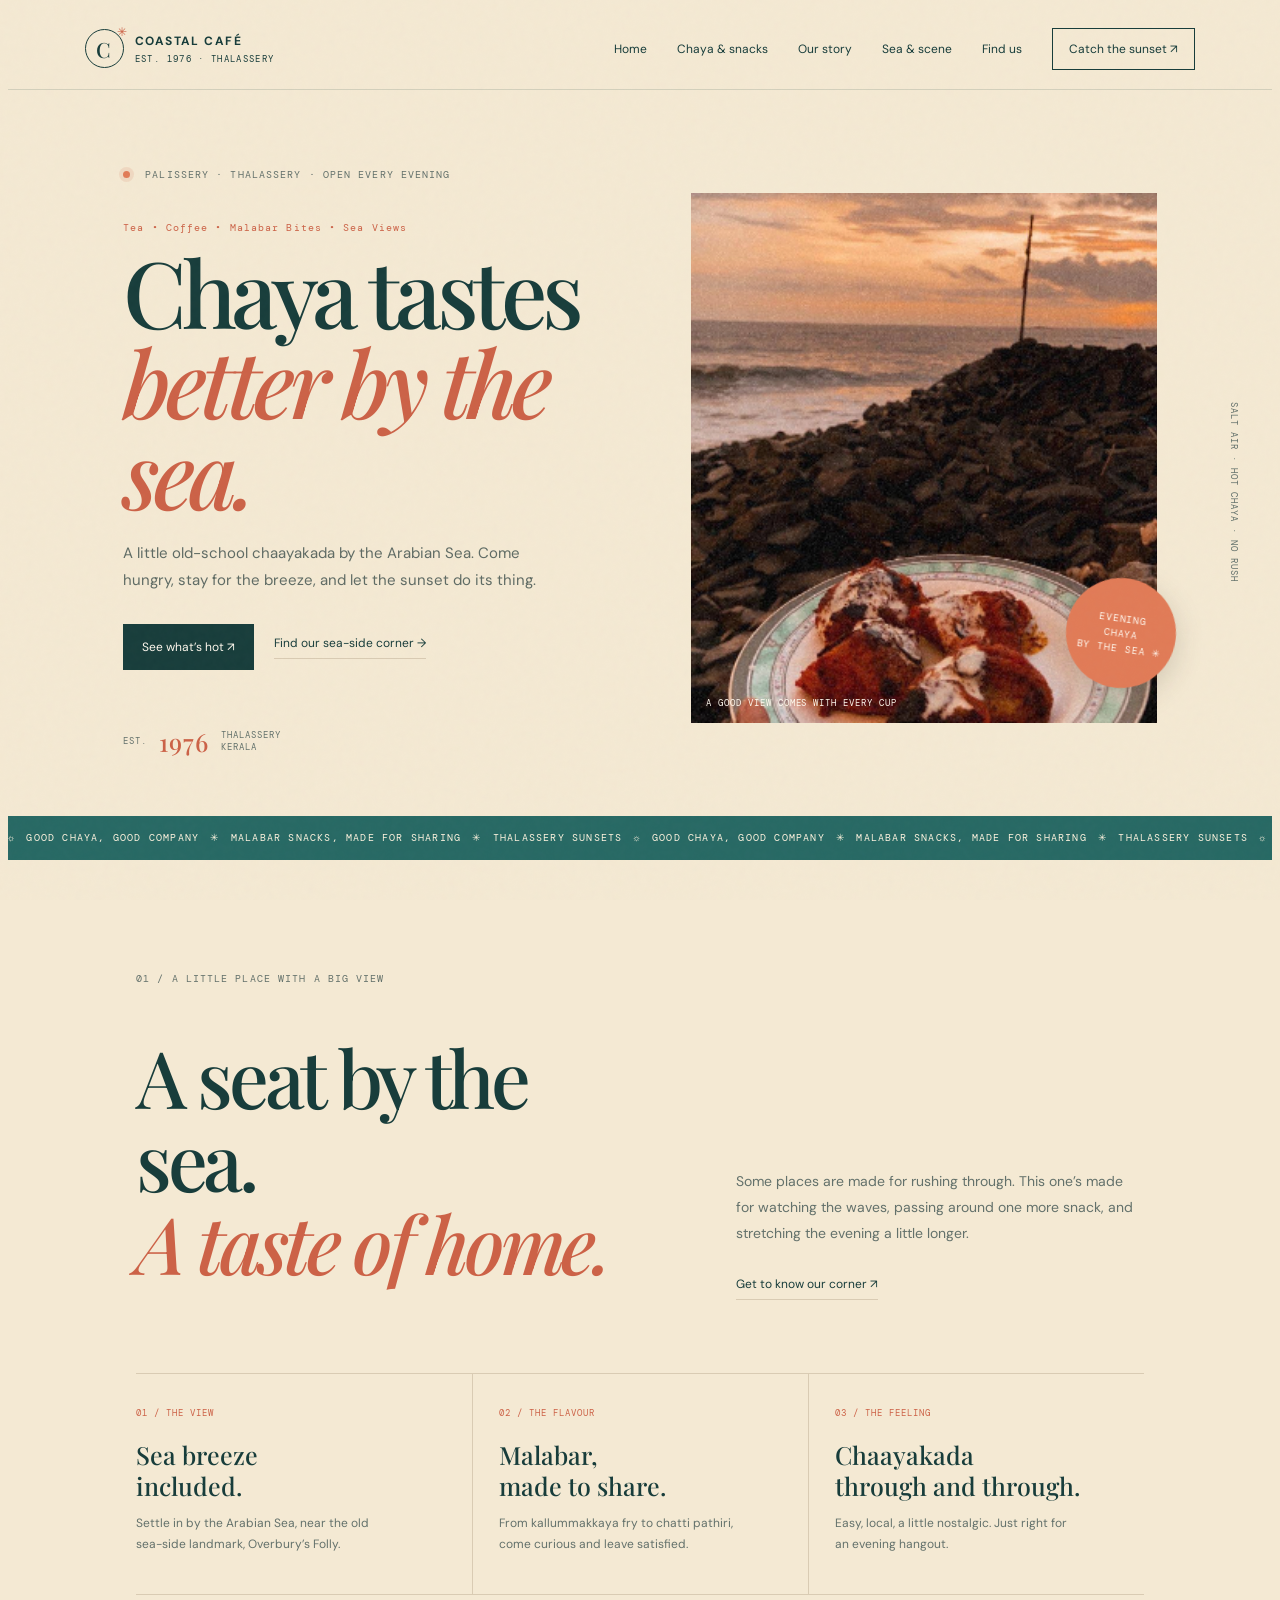
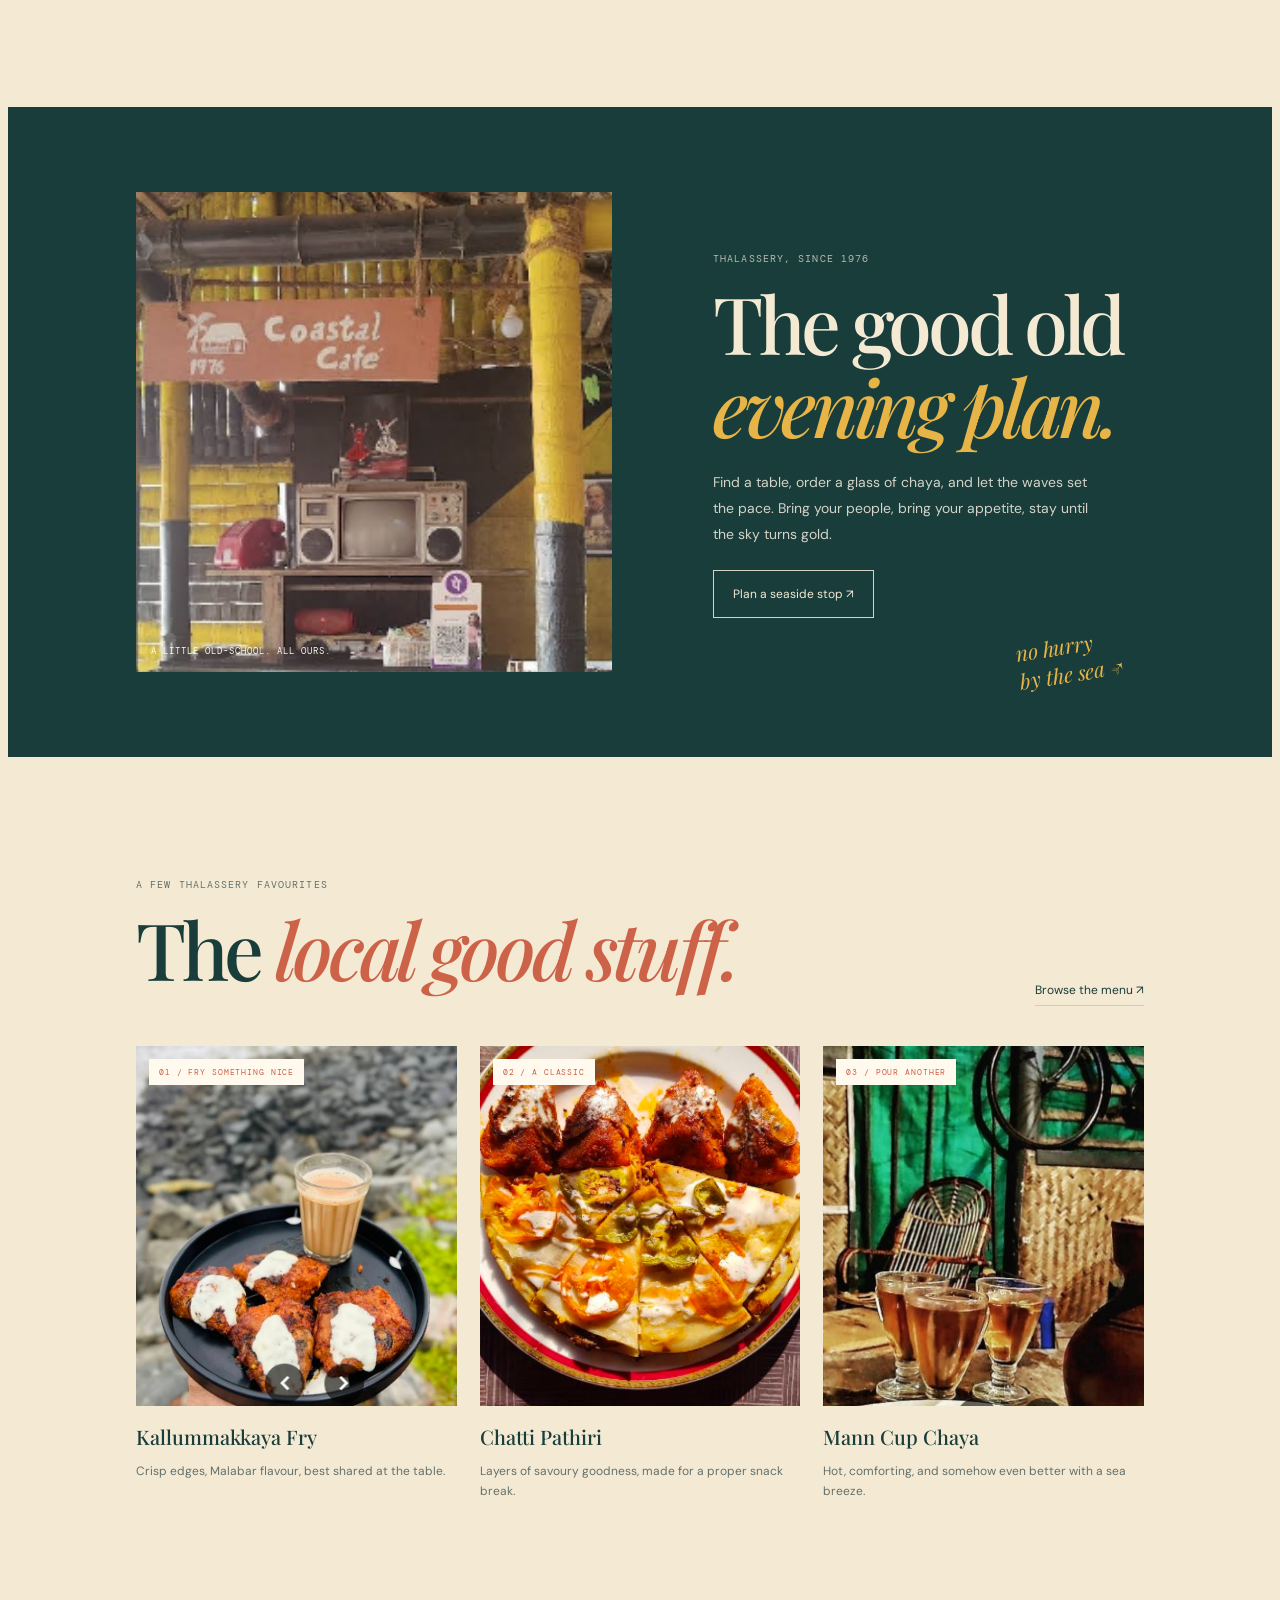
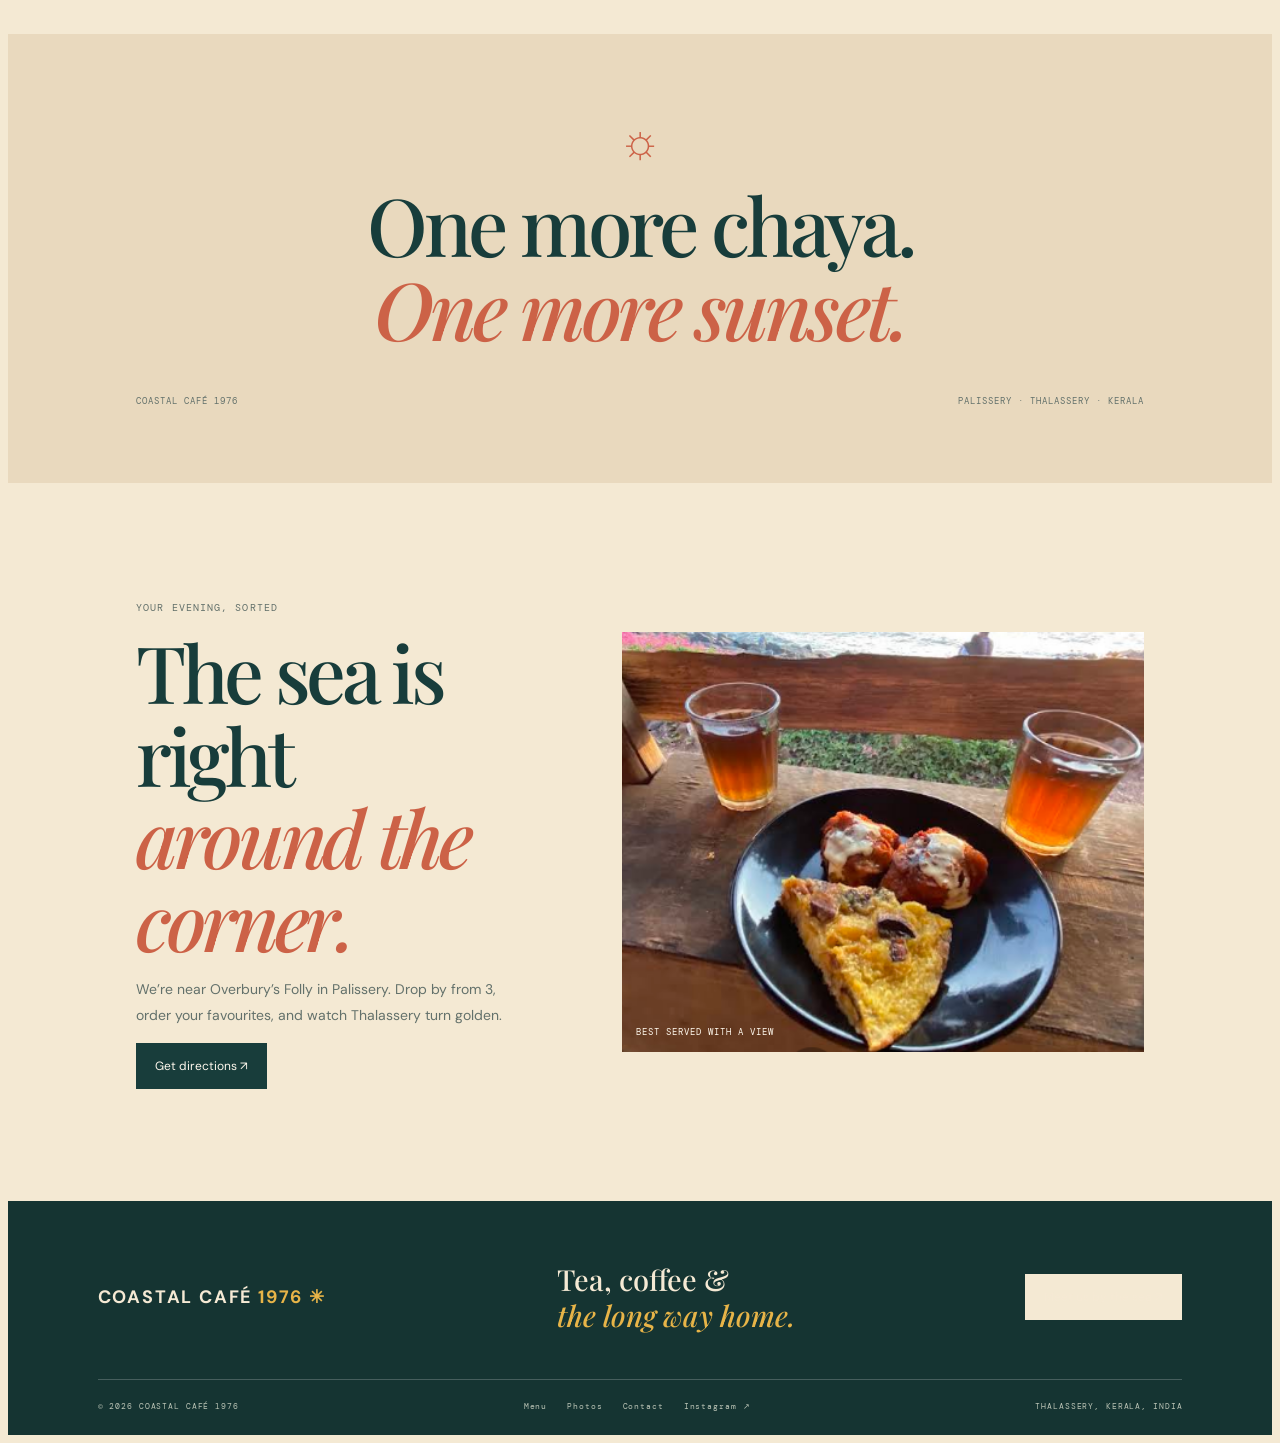
<file: index.html>
﻿<!doctype html><html lang="en"><head><meta charset="utf-8"><meta name="viewport" content="width=device-width,initial-scale=1"><meta name="theme-color" content="#f4e9d3"><meta name="description" content="Tea, coffee and Malabar bites by the Arabian Sea at Coastal Café 1976, near Overbury's Folly, Thalassery."><title>Coastal Café 1976 — Tea, Coffee, Malabar Bites, Sea Views</title><link rel="preconnect" href="https://fonts.googleapis.com"><link href="https://fonts.googleapis.com/css2?family=DM+Mono&family=DM+Sans:wght@400;500;600;700&family=Playfair+Display:ital,wght@0,500;0,600;1,500;1,600&display=swap" rel="stylesheet"><link rel="stylesheet" href="coastal.css"><script defer src="script.js"></script></head><body class="coastal"><div class="grain"></div><header class="masthead"><a class="brand" href="index.html"><span class="brand-mark">C<span>✳</span></span><span>COASTAL CAFÉ<small>EST. 1976 · THALASSERY</small></span></a><button class="hamb" aria-label="Open navigation" aria-expanded="false">☰</button><nav><a href="index.html">Home</a><a href="menu.html">Chaya &amp; snacks</a><a href="story.html">Our story</a><a href="gallery.html">Sea &amp; scene</a><a href="visit.html">Find us</a><a class="nav-cta" href="visit.html">Catch the sunset ↗</a></nav></header><main><section class="coast-hero"><div class="hero-copy"><p class="eyebrow"><span class="sun-dot"></span> PALISSERY · THALASSERY · OPEN EVERY EVENING</p><p class="hero-script">Tea • Coffee • Malabar Bites • Sea Views</p><h1>Chaya tastes<br><em>better by the sea.</em></h1><p class="lead">A little old-school chaayakada by the Arabian Sea. Come hungry, stay for the breeze, and let the sunset do its thing.</p><div class="hero-buttons"><a class="button button-ink" href="menu.html">See what’s hot ↗</a><a class="text-link" href="visit.html">Find our sea-side corner →</a></div><div class="sunset-note"><span>EST.</span><b>1976</b><span>THALASSERY<br>KERALA</span></div></div><div class="hero-image-wrap"><img src="coastal-assets/sunset-sea-plate.png" alt="A plate of local bites beside the sunset Arabian Sea"><span class="round-stamp">EVENING<br>CHAYA<br>BY THE SEA ✳</span><small class="photo-caption">A GOOD VIEW COMES WITH EVERY CUP</small></div><div class="side-label">SALT AIR · HOT CHAYA · NO RUSH</div></section><div class="wave-divider"><div class="ticker">☼　GOOD CHAYA, GOOD COMPANY　✳　MALABAR SNACKS, MADE FOR SHARING　✳　THALASSERY SUNSETS　☼　GOOD CHAYA, GOOD COMPANY　✳　MALABAR SNACKS, MADE FOR SHARING　✳　THALASSERY SUNSETS　</div></div><section class="coast-section"><div class="eyebrow reveal">01 / A LITTLE PLACE WITH A BIG VIEW</div><div class="split-heading"><h2 class="display reveal">A seat by the sea.<br><em>A taste of home.</em></h2><div class="section-copy reveal"><p>Some places are made for rushing through. This one’s made for watching the waves, passing around one more snack, and stretching the evening a little longer.</p><a class="arrow-link" href="story.html">Get to know our corner ↗</a></div></div><div class="coast-features"><article class="reveal"><span>01 / THE VIEW</span><h3>Sea breeze<br>included.</h3><p>Settle in by the Arabian Sea, near the old sea-side landmark, Overbury’s Folly.</p></article><article class="reveal"><span>02 / THE FLAVOUR</span><h3>Malabar,<br>made to share.</h3><p>From kallummakkaya fry to chatti pathiri, come curious and leave satisfied.</p></article><article class="reveal"><span>03 / THE FEELING</span><h3>Chaayakada<br>through and through.</h3><p>Easy, local, a little nostalgic. Just right for an evening hangout.</p></article></div></section><section class="feature-split"><div class="feature-photo reveal"><img src="coastal-assets/cafe-counter.png" alt="The warm, vintage Coastal Café counter with its 1976 sign"><span class="photo-caption">A LITTLE OLD-SCHOOL. ALL OURS.</span></div><div class="feature-copy"><small class="eyebrow reveal">THALASSERY, SINCE 1976</small><h2 class="display reveal">The good old<br><em>evening plan.</em></h2><p class="reveal">Find a table, order a glass of chaya, and let the waves set the pace. Bring your people, bring your appetite, stay until the sky turns gold.</p><a class="button button-outline reveal" href="visit.html">Plan a seaside stop ↗</a><div class="hand-note">no hurry<br>by the sea ↗</div></div></section><section class="coast-section favourites"><div class="section-title"><div><small class="eyebrow">A FEW THALASSERY FAVOURITES</small><h2 class="display">The <em>local good stuff.</em></h2></div><a class="arrow-link" href="menu.html">Browse the menu ↗</a></div><div class="food-cards"><a class="food-card reveal" href="menu.html"><div class="food-img"><img src="coastal-assets/coastal-mussel-fry.png" alt="Kallummakkaya fry served by the coast"><span>01 / FRY SOMETHING NICE</span></div><h3>Kallummakkaya Fry</h3><p>Crisp edges, Malabar flavour, best shared at the table.</p></a><a class="food-card reveal" href="menu.html"><div class="food-img"><img src="coastal-assets/chatti-pathiri.png" alt="Layered chatti pathiri on a plate"><span>02 / A CLASSIC</span></div><h3>Chatti Pathiri</h3><p>Layers of savoury goodness, made for a proper snack break.</p></a><a class="food-card reveal" href="menu.html"><div class="food-img"><img src="coastal-assets/kulhad-chaya.png" alt="Glasses of steaming tea at Coastal Café"><span>03 / POUR ANOTHER</span></div><h3>Mann Cup Chaya</h3><p>Hot, comforting, and somehow even better with a sea breeze.</p></a></div></section><section class="coast-quote"><span class="quote-sun">☼</span><blockquote class="reveal">One more chaya.<br><em>One more sunset.</em></blockquote><div class="quote-foot"><span>COASTAL CAFÉ 1976</span><span>PALISSERY · THALASSERY · KERALA</span></div></section><section class="last-call coast-section"><div class="last-copy reveal"><small class="eyebrow">YOUR EVENING, SORTED</small><h2 class="display">The sea is right<br><em>around the corner.</em></h2><p>We’re near Overbury’s Folly in Palissery. Drop by from 3, order your favourites, and watch Thalassery turn golden.</p><a class="button button-ink" href="visit.html">Get directions ↗</a></div><div class="last-image reveal"><img src="coastal-assets/tea-by-the-sea.png" alt="Tea beside the rocks and waves"><span class="photo-caption">BEST SERVED WITH A VIEW</span></div></section></main><footer class="coast-footer"><div class="footer-top"><a class="footer-brand" href="index.html">COASTAL CAFÉ <span>1976 ✳</span></a><p>Tea, coffee &amp;<br><em>the long way home.</em></p><a class="button button-light" href="visit.html">Meet us by the sea ↗</a></div><div class="footer-bottom"><span>© 2026 COASTAL CAFÉ 1976</span><div><a href="menu.html">Menu</a><a href="gallery.html">Photos</a><a href="visit.html">Contact</a><a href="https://www.instagram.com/explore/search/keyword/?q=Coastal%20Cafe%201976%20Thalassery" target="_blank" rel="noreferrer">Instagram ↗</a></div><span>THALASSERY, KERALA, INDIA</span></div></footer></body></html>
</file>
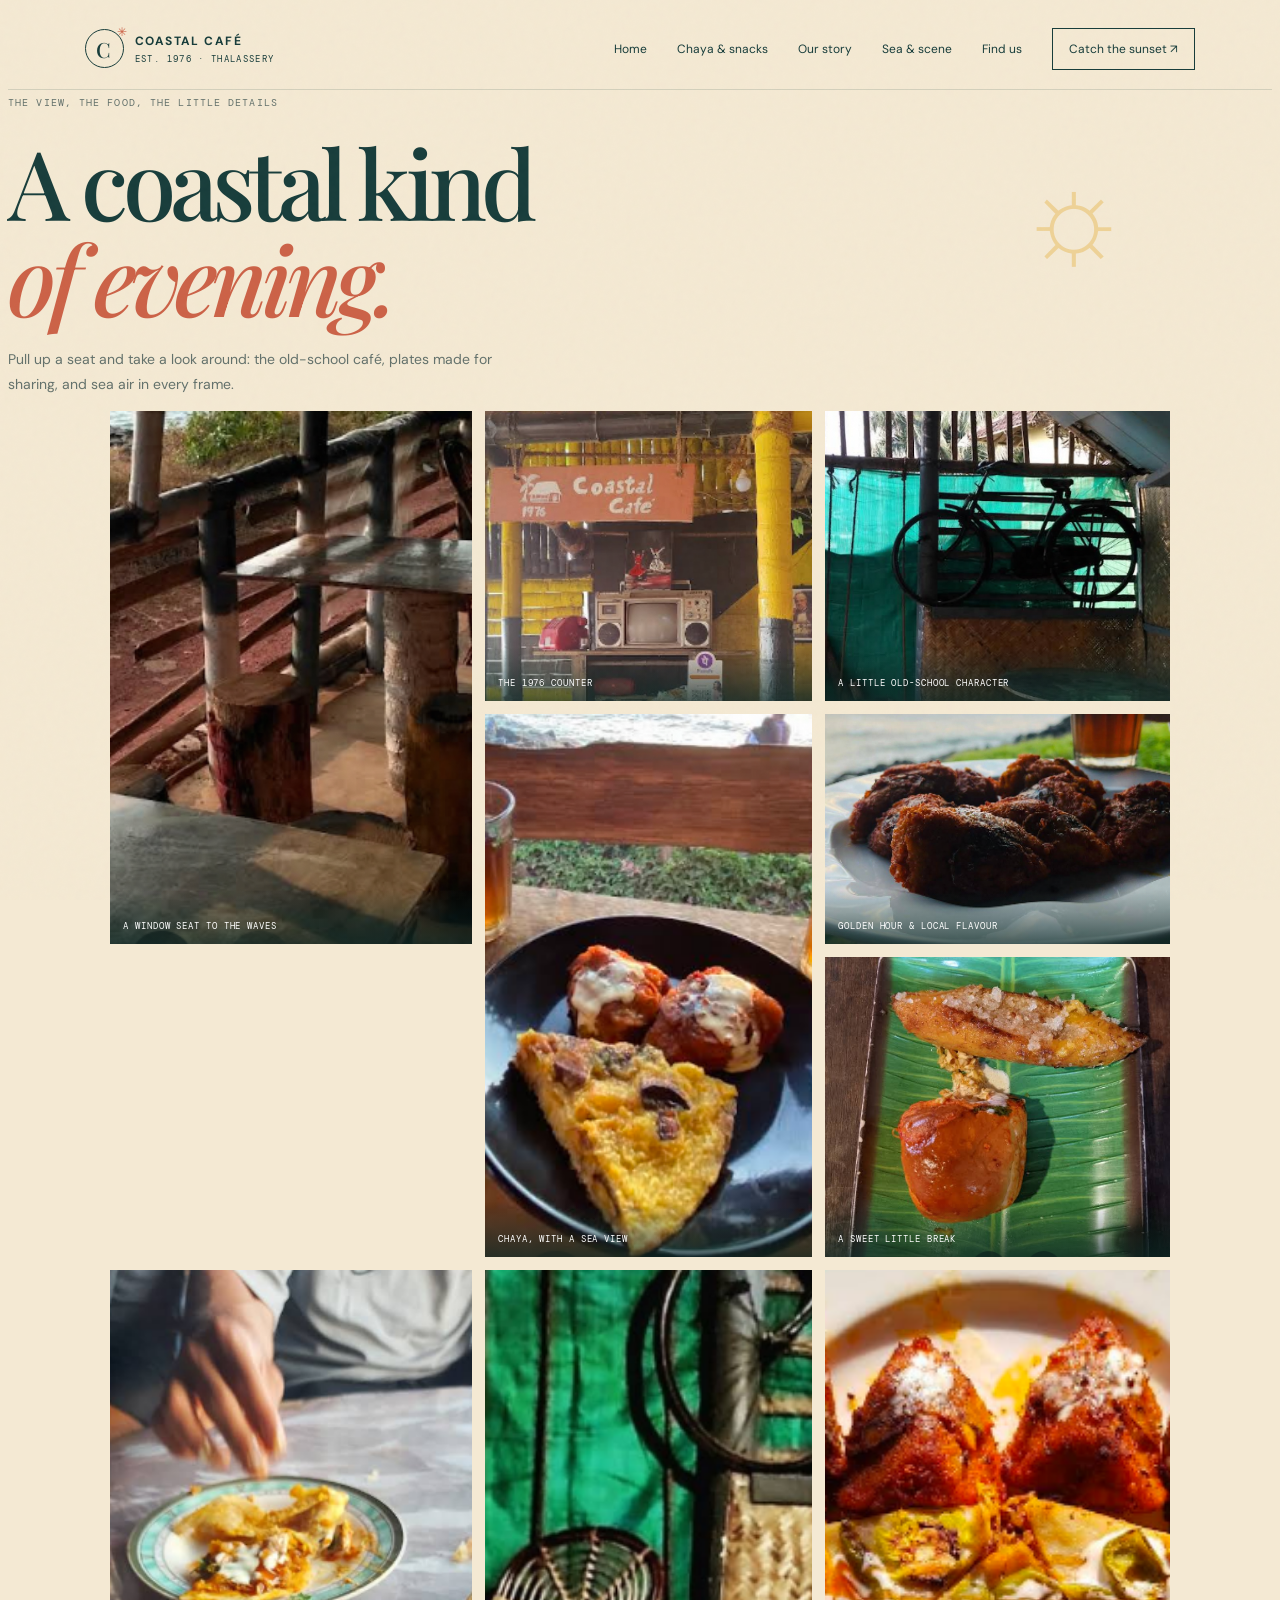
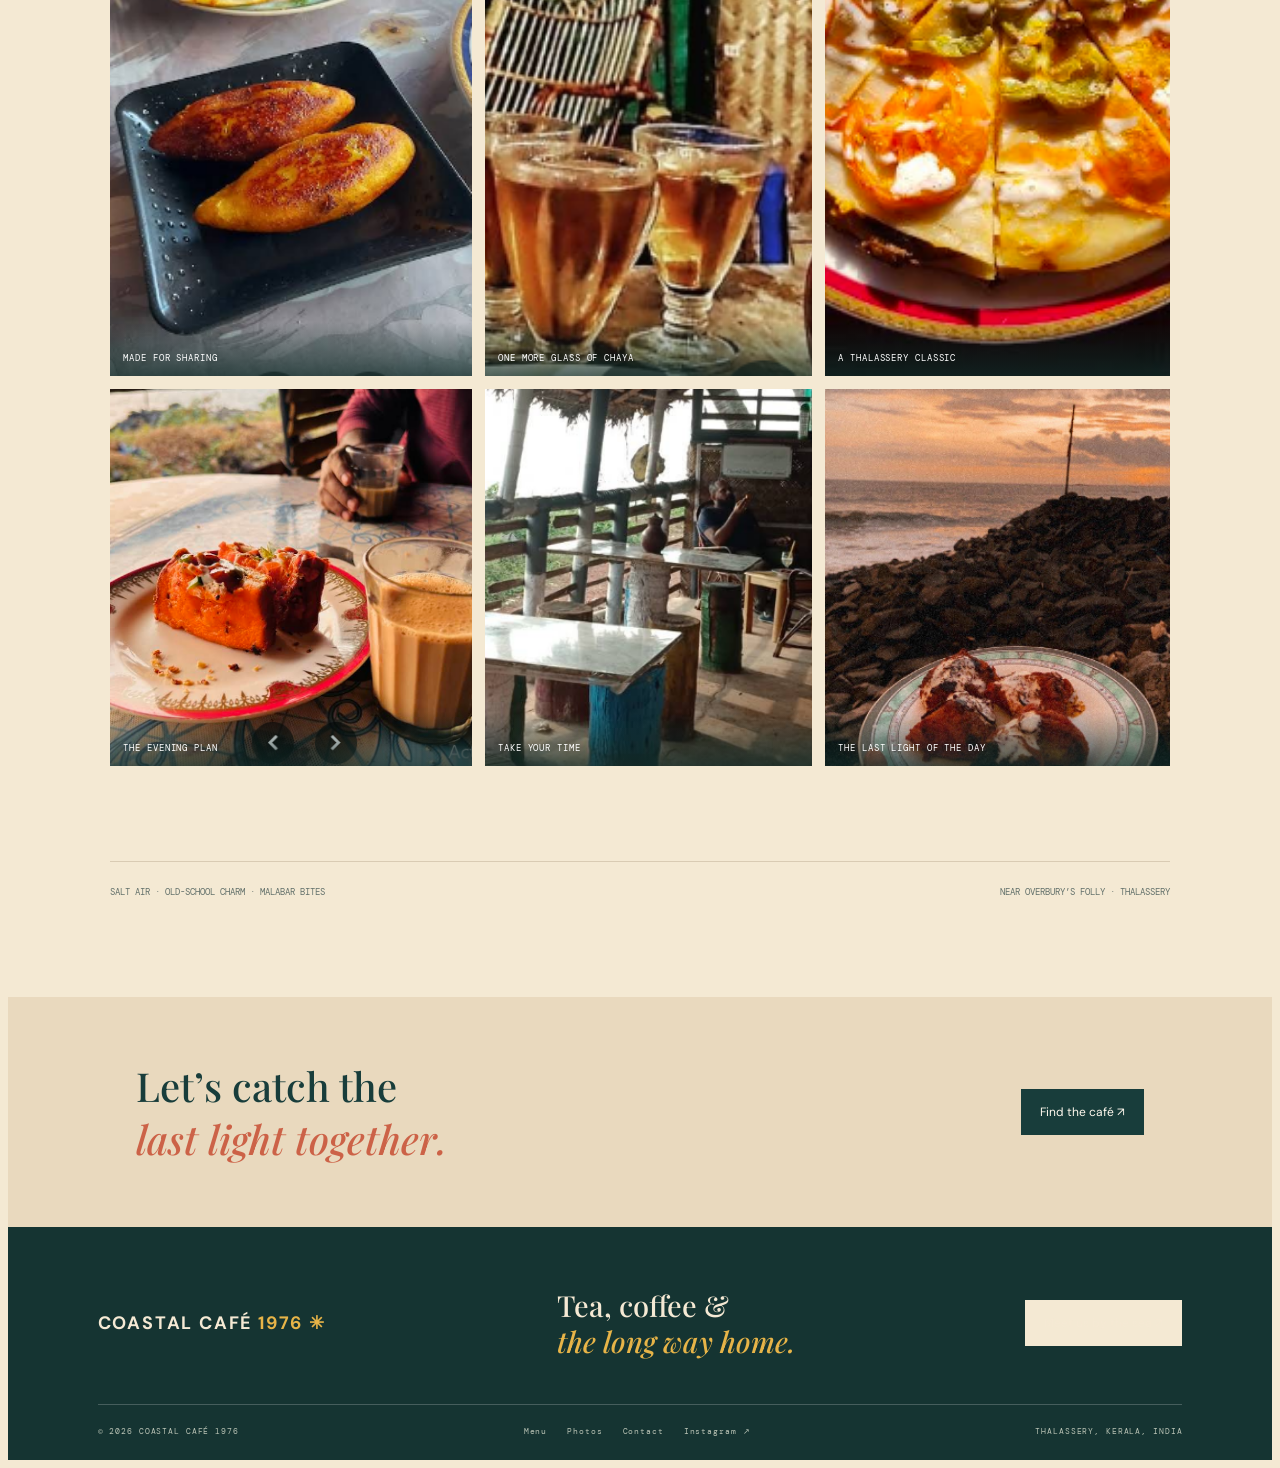
<file: gallery.html>
﻿<!doctype html><html lang="en"><head><meta charset="utf-8"><meta name="viewport" content="width=device-width,initial-scale=1"><title>Sea &amp; Scene — Coastal Café 1976</title><link href="https://fonts.googleapis.com/css2?family=DM+Mono&family=DM+Sans:wght@400;500;600&family=Playfair+Display:ital,wght@0,500;1,500&display=swap" rel="stylesheet"><link rel="stylesheet" href="coastal.css"><script defer src="script.js"></script></head><body class="coastal"><div class="grain"></div><header class="masthead"><a class="brand" href="index.html"><span class="brand-mark">C<span>✳</span></span><span>COASTAL CAFÉ<small>EST. 1976 · THALASSERY</small></span></a><button class="hamb" aria-label="Open navigation" aria-expanded="false">☰</button><nav><a href="index.html">Home</a><a href="menu.html">Chaya &amp; snacks</a><a href="story.html">Our story</a><a href="gallery.html">Sea &amp; scene</a><a href="visit.html">Find us</a><a class="nav-cta" href="visit.html">Catch the sunset ↗</a></nav></header><main><section class="page-hero"><small class="eyebrow">THE VIEW, THE FOOD, THE LITTLE DETAILS</small><h1>A coastal kind<br><em>of evening.</em></h1><p>Pull up a seat and take a look around: the old-school café, plates made for sharing, and sea air in every frame.</p></section><section class="gallery-grid"><figure><img src="coastal-assets/interior-seaside-table.png" alt="A café table by the sea"><figcaption>A WINDOW SEAT TO THE WAVES</figcaption></figure><figure><img src="coastal-assets/cafe-counter.png" alt="The Coastal Café counter"><figcaption>THE 1976 COUNTER</figcaption></figure><figure><img src="coastal-assets/vintage-bicycle.png" alt="A vintage bicycle in the café"><figcaption>A LITTLE OLD-SCHOOL CHARACTER</figcaption></figure><figure><img src="coastal-assets/tea-by-the-sea.png" alt="Glasses of tea by the water"><figcaption>CHAYA, WITH A SEA VIEW</figcaption></figure><figure><img src="coastal-assets/sunset-fry.png" alt="Fried local seafood against sunset and sea"><figcaption>GOLDEN HOUR &amp; LOCAL FLAVOUR</figcaption></figure><figure><img src="coastal-assets/banana-fritters.png" alt="Sweet banana fritter on a banana leaf"><figcaption>A SWEET LITTLE BREAK</figcaption></figure><figure><img src="coastal-assets/malabar-snacks.png" alt="Malabar snacks served fresh"><figcaption>MADE FOR SHARING</figcaption></figure><figure><img src="coastal-assets/kulhad-chaya.png" alt="Tea glasses and earthenware pot"><figcaption>ONE MORE GLASS OF CHAYA</figcaption></figure><figure><img src="coastal-assets/chatti-pathiri.png" alt="Chatti pathiri and local bites"><figcaption>A THALASSERY CLASSIC</figcaption></figure><figure><img src="coastal-assets/tea-and-unnakaya.png" alt="Unnakaya and tea at the café"><figcaption>THE EVENING PLAN</figcaption></figure><figure><img src="coastal-assets/seaside-seating.png" alt="Open-air café seating beside the sea"><figcaption>TAKE YOUR TIME</figcaption></figure><figure><img src="coastal-assets/sunset-sea-plate.png" alt="A plate with the sea and sunset behind"><figcaption>THE LAST LIGHT OF THE DAY</figcaption></figure></section><div class="gallery-note"><span>SALT AIR · OLD-SCHOOL CHARM · MALABAR BITES</span><span>NEAR OVERBURY’S FOLLY · THALASSERY</span></div><section class="visit-bottom"><h2>Let’s catch the<br><em>last light together.</em></h2><a class="button button-ink" href="visit.html">Find the café ↗</a></section></main><footer class="coast-footer"><div class="footer-top"><a class="footer-brand" href="index.html">COASTAL CAFÉ <span>1976 ✳</span></a><p>Tea, coffee &amp;<br><em>the long way home.</em></p><a class="button button-light" href="visit.html">Meet us by the sea ↗</a></div><div class="footer-bottom"><span>© 2026 COASTAL CAFÉ 1976</span><div><a href="menu.html">Menu</a><a href="gallery.html">Photos</a><a href="visit.html">Contact</a><a href="https://www.instagram.com/explore/search/keyword/?q=Coastal%20Cafe%201976%20Thalassery">Instagram ↗</a></div><span>THALASSERY, KERALA, INDIA</span></div></footer></body></html>
</file>
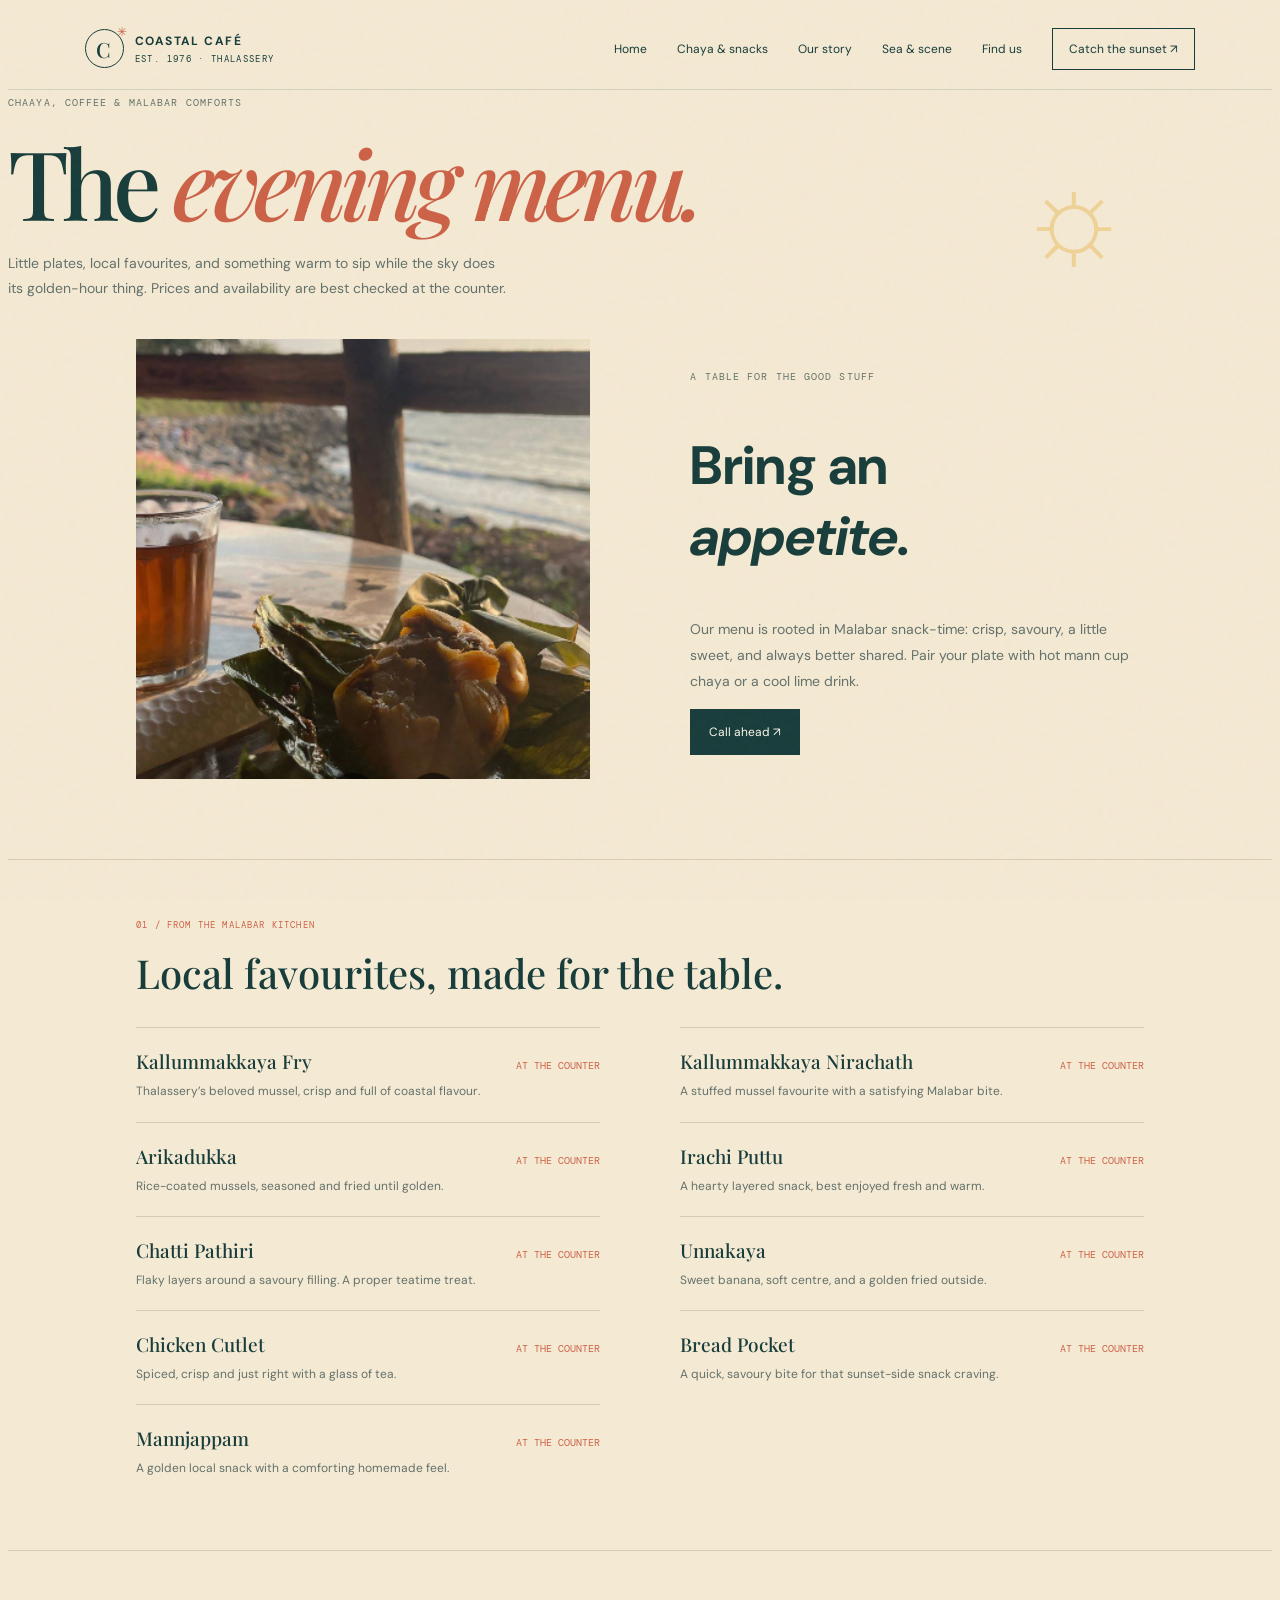
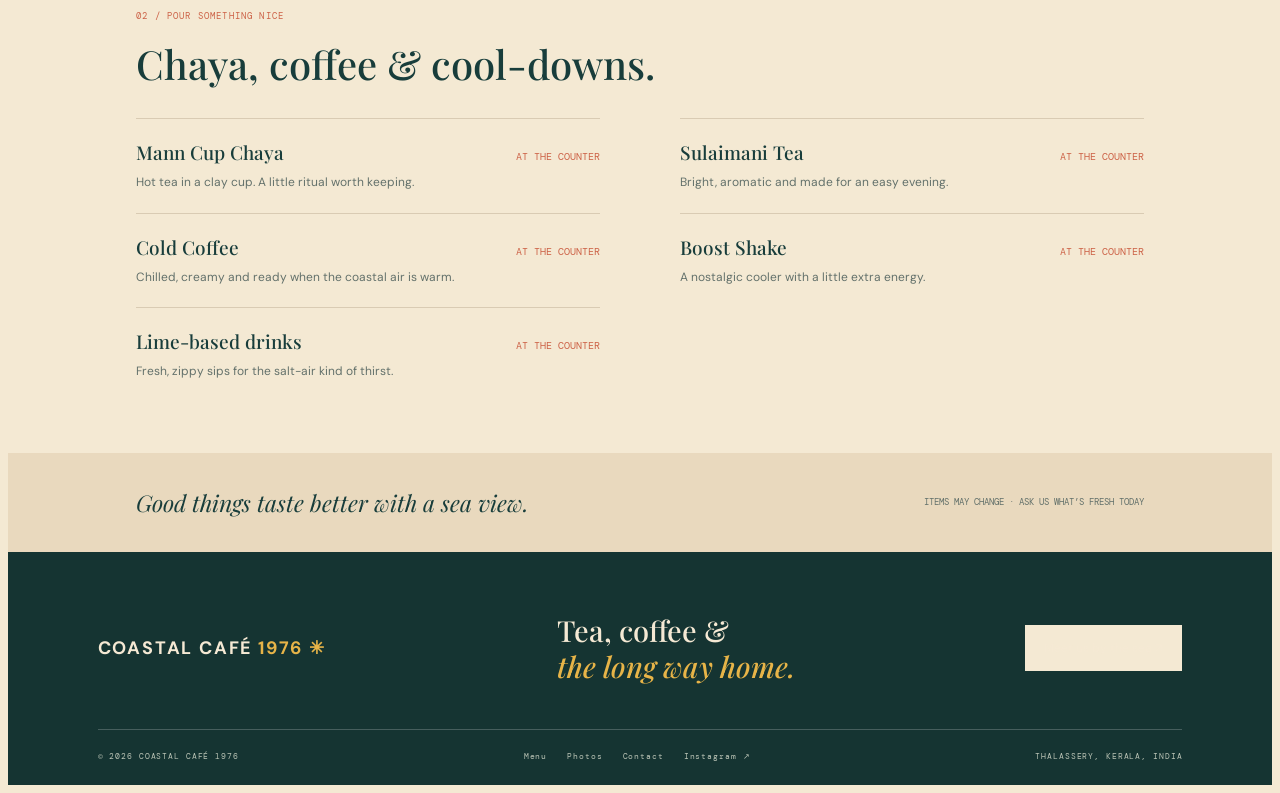
<file: menu.html>
﻿<!doctype html><html lang="en"><head><meta charset="utf-8"><meta name="viewport" content="width=device-width,initial-scale=1"><title>Chaya &amp; Snacks — Coastal Café 1976</title><link href="https://fonts.googleapis.com/css2?family=DM+Mono&family=DM+Sans:wght@400;500;600&family=Playfair+Display:ital,wght@0,500;1,500&display=swap" rel="stylesheet"><link rel="stylesheet" href="coastal.css"><script defer src="script.js"></script></head><body class="coastal"><div class="grain"></div><header class="masthead"><a class="brand" href="index.html"><span class="brand-mark">C<span>✳</span></span><span>COASTAL CAFÉ<small>EST. 1976 · THALASSERY</small></span></a><button class="hamb" aria-label="Open navigation" aria-expanded="false">☰</button><nav><a href="index.html">Home</a><a href="menu.html">Chaya &amp; snacks</a><a href="story.html">Our story</a><a href="gallery.html">Sea &amp; scene</a><a href="visit.html">Find us</a><a class="nav-cta" href="visit.html">Catch the sunset ↗</a></nav></header><main><section class="page-hero"><small class="eyebrow">CHAAYA, COFFEE &amp; MALABAR COMFORTS</small><h1>The <em>evening menu.</em></h1><p>Little plates, local favourites, and something warm to sip while the sky does its golden-hour thing. Prices and availability are best checked at the counter.</p></section><section class="menu-intro"><img src="coastal-assets/evening-chaya-snack.png" alt="Tea and a homemade snack beside the sea"><div><small class="eyebrow">A TABLE FOR THE GOOD STUFF</small><h2>Bring an<br><em>appetite.</em></h2><p>Our menu is rooted in Malabar snack-time: crisp, savoury, a little sweet, and always better shared. Pair your plate with hot mann cup chaya or a cool lime drink.</p><a class="button button-ink" href="tel:+918075652617">Call ahead ↗</a></div></section><section class="menu-category"><small>01 / FROM THE MALABAR KITCHEN</small><h2>Local favourites, made for the table.</h2><div class="menu-list"><article class="menu-item"><div><h3>Kallummakkaya Fry</h3><b>AT THE COUNTER</b></div><p>Thalassery’s beloved mussel, crisp and full of coastal flavour.</p></article><article class="menu-item"><div><h3>Kallummakkaya Nirachath</h3><b>AT THE COUNTER</b></div><p>A stuffed mussel favourite with a satisfying Malabar bite.</p></article><article class="menu-item"><div><h3>Arikadukka</h3><b>AT THE COUNTER</b></div><p>Rice-coated mussels, seasoned and fried until golden.</p></article><article class="menu-item"><div><h3>Irachi Puttu</h3><b>AT THE COUNTER</b></div><p>A hearty layered snack, best enjoyed fresh and warm.</p></article><article class="menu-item"><div><h3>Chatti Pathiri</h3><b>AT THE COUNTER</b></div><p>Flaky layers around a savoury filling. A proper teatime treat.</p></article><article class="menu-item"><div><h3>Unnakaya</h3><b>AT THE COUNTER</b></div><p>Sweet banana, soft centre, and a golden fried outside.</p></article><article class="menu-item"><div><h3>Chicken Cutlet</h3><b>AT THE COUNTER</b></div><p>Spiced, crisp and just right with a glass of tea.</p></article><article class="menu-item"><div><h3>Bread Pocket</h3><b>AT THE COUNTER</b></div><p>A quick, savoury bite for that sunset-side snack craving.</p></article><article class="menu-item"><div><h3>Mannjappam</h3><b>AT THE COUNTER</b></div><p>A golden local snack with a comforting homemade feel.</p></article></div></section><section class="menu-category"><small>02 / POUR SOMETHING NICE</small><h2>Chaya, coffee &amp; cool-downs.</h2><div class="menu-list"><article class="menu-item"><div><h3>Mann Cup Chaya</h3><b>AT THE COUNTER</b></div><p>Hot tea in a clay cup. A little ritual worth keeping.</p></article><article class="menu-item"><div><h3>Sulaimani Tea</h3><b>AT THE COUNTER</b></div><p>Bright, aromatic and made for an easy evening.</p></article><article class="menu-item"><div><h3>Cold Coffee</h3><b>AT THE COUNTER</b></div><p>Chilled, creamy and ready when the coastal air is warm.</p></article><article class="menu-item"><div><h3>Boost Shake</h3><b>AT THE COUNTER</b></div><p>A nostalgic cooler with a little extra energy.</p></article><article class="menu-item"><div><h3>Lime-based drinks</h3><b>AT THE COUNTER</b></div><p>Fresh, zippy sips for the salt-air kind of thirst.</p></article></div></section><div class="menu-note"><strong>Good things taste better with a sea view.</strong><span>ITEMS MAY CHANGE · ASK US WHAT’S FRESH TODAY</span></div></main><footer class="coast-footer"><div class="footer-top"><a class="footer-brand" href="index.html">COASTAL CAFÉ <span>1976 ✳</span></a><p>Tea, coffee &amp;<br><em>the long way home.</em></p><a class="button button-light" href="visit.html">Meet us by the sea ↗</a></div><div class="footer-bottom"><span>© 2026 COASTAL CAFÉ 1976</span><div><a href="menu.html">Menu</a><a href="gallery.html">Photos</a><a href="visit.html">Contact</a><a href="https://www.instagram.com/explore/search/keyword/?q=Coastal%20Cafe%201976%20Thalassery">Instagram ↗</a></div><span>THALASSERY, KERALA, INDIA</span></div></footer></body></html>
</file>
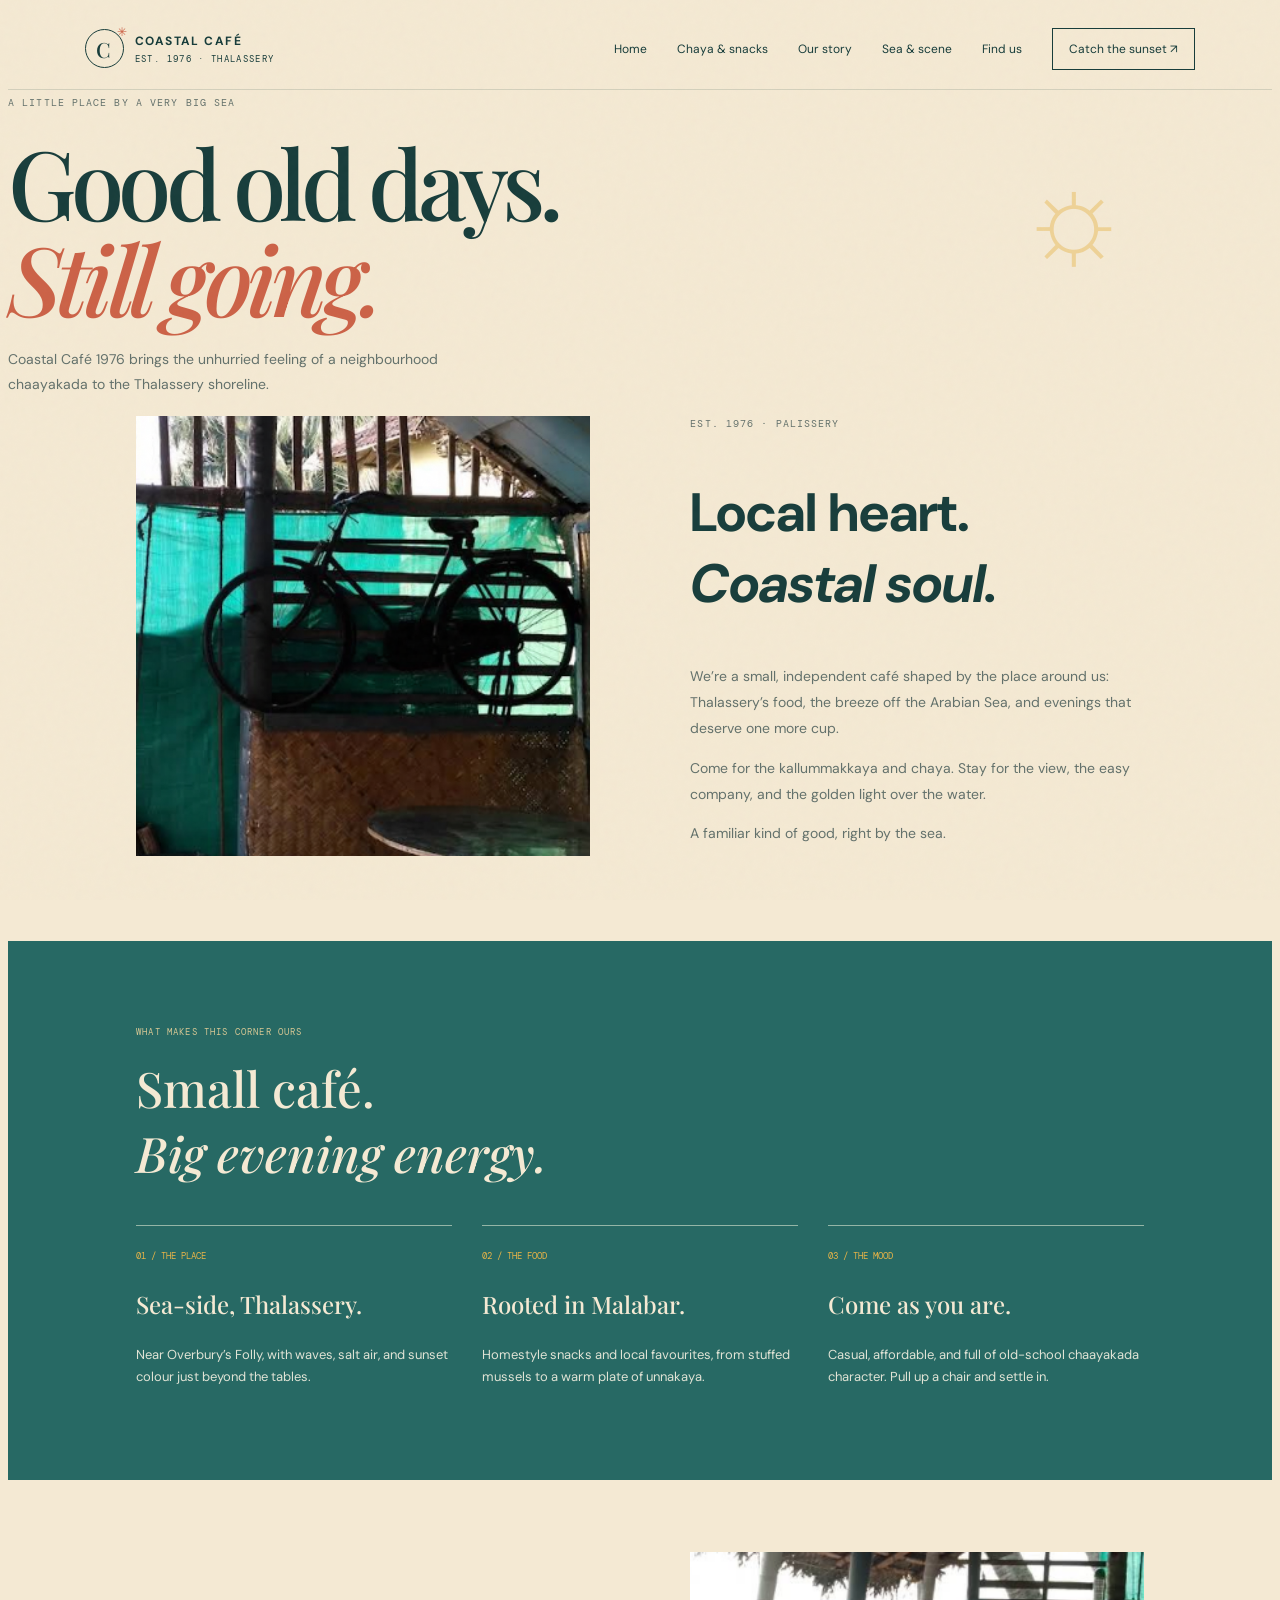
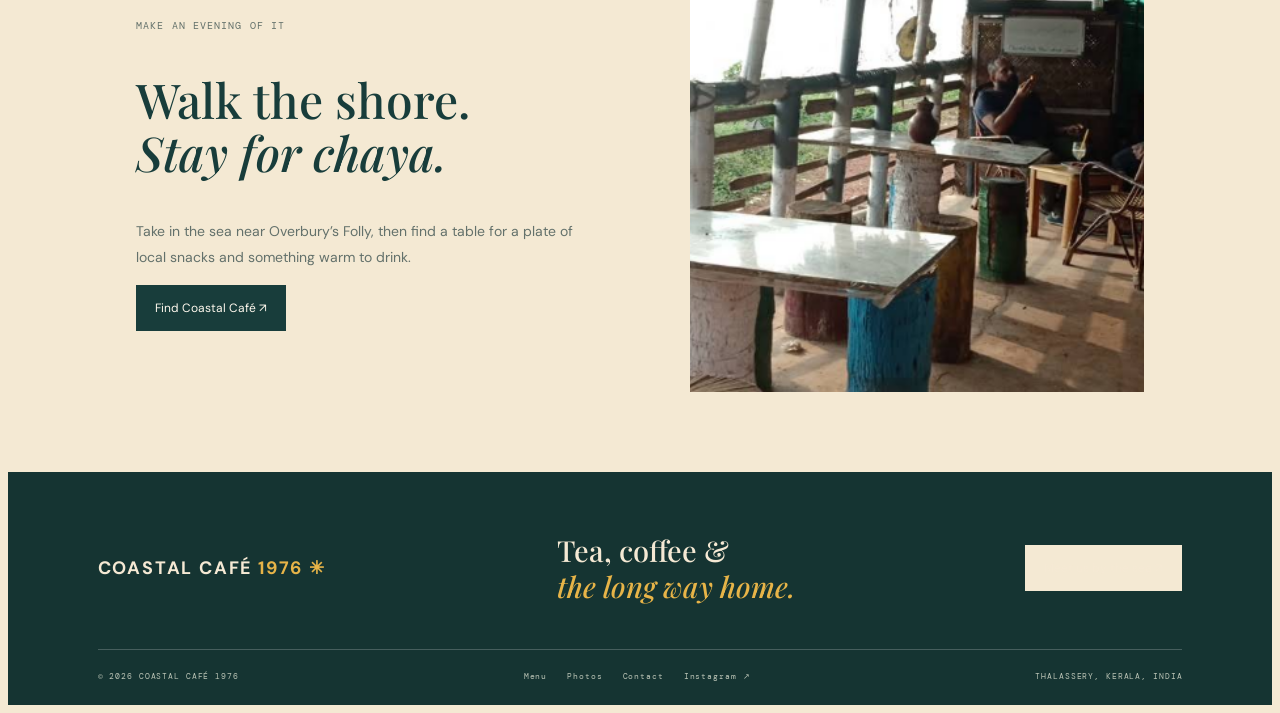
<file: story.html>
﻿<!doctype html><html lang="en"><head><meta charset="utf-8"><meta name="viewport" content="width=device-width,initial-scale=1"><title>Our Story — Coastal Café 1976</title><link href="https://fonts.googleapis.com/css2?family=DM+Mono&family=DM+Sans:wght@400;500;600&family=Playfair+Display:ital,wght@0,500;1,500&display=swap" rel="stylesheet"><link rel="stylesheet" href="coastal.css"><script defer src="script.js"></script></head><body class="coastal"><div class="grain"></div><header class="masthead"><a class="brand" href="index.html"><span class="brand-mark">C<span>✳</span></span><span>COASTAL CAFÉ<small>EST. 1976 · THALASSERY</small></span></a><button class="hamb" aria-label="Open navigation" aria-expanded="false">☰</button><nav><a href="index.html">Home</a><a href="menu.html">Chaya &amp; snacks</a><a href="story.html">Our story</a><a href="gallery.html">Sea &amp; scene</a><a href="visit.html">Find us</a><a class="nav-cta" href="visit.html">Catch the sunset ↗</a></nav></header><main><section class="page-hero"><small class="eyebrow">A LITTLE PLACE BY A VERY BIG SEA</small><h1>Good old days.<br><em>Still going.</em></h1><p>Coastal Café 1976 brings the unhurried feeling of a neighbourhood chaayakada to the Thalassery shoreline.</p></section><section class="story-split"><img src="coastal-assets/vintage-bicycle.png" alt="A vintage bicycle on the café wall"><div><small class="eyebrow">EST. 1976 · PALISSERY</small><h2>Local heart.<br><em>Coastal soul.</em></h2><p>We’re a small, independent café shaped by the place around us: Thalassery’s food, the breeze off the Arabian Sea, and evenings that deserve one more cup.</p><p>Come for the kallummakkaya and chaya. Stay for the view, the easy company, and the golden light over the water.</p><p class="signature">A familiar kind of good, right by the sea.</p></div></section><section class="story-values"><small>WHAT MAKES THIS CORNER OURS</small><h2>Small café.<br><em>Big evening energy.</em></h2><div class="value-grid"><article><small>01 / THE PLACE</small><h3>Sea-side, Thalassery.</h3><p>Near Overbury’s Folly, with waves, salt air, and sunset colour just beyond the tables.</p></article><article><small>02 / THE FOOD</small><h3>Rooted in Malabar.</h3><p>Homestyle snacks and local favourites, from stuffed mussels to a warm plate of unnakaya.</p></article><article><small>03 / THE MOOD</small><h3>Come as you are.</h3><p>Casual, affordable, and full of old-school chaayakada character. Pull up a chair and settle in.</p></article></div></section><section class="story-banner"><div><small class="eyebrow">MAKE AN EVENING OF IT</small><h2>Walk the shore.<br><em>Stay for chaya.</em></h2><p>Take in the sea near Overbury’s Folly, then find a table for a plate of local snacks and something warm to drink.</p><a class="button button-ink" href="visit.html">Find Coastal Café ↗</a></div><img src="coastal-assets/seaside-seating.png" alt="Open-air seats looking toward the coast"></section></main><footer class="coast-footer"><div class="footer-top"><a class="footer-brand" href="index.html">COASTAL CAFÉ <span>1976 ✳</span></a><p>Tea, coffee &amp;<br><em>the long way home.</em></p><a class="button button-light" href="visit.html">Meet us by the sea ↗</a></div><div class="footer-bottom"><span>© 2026 COASTAL CAFÉ 1976</span><div><a href="menu.html">Menu</a><a href="gallery.html">Photos</a><a href="visit.html">Contact</a><a href="https://www.instagram.com/explore/search/keyword/?q=Coastal%20Cafe%201976%20Thalassery">Instagram ↗</a></div><span>THALASSERY, KERALA, INDIA</span></div></footer></body></html>
</file>
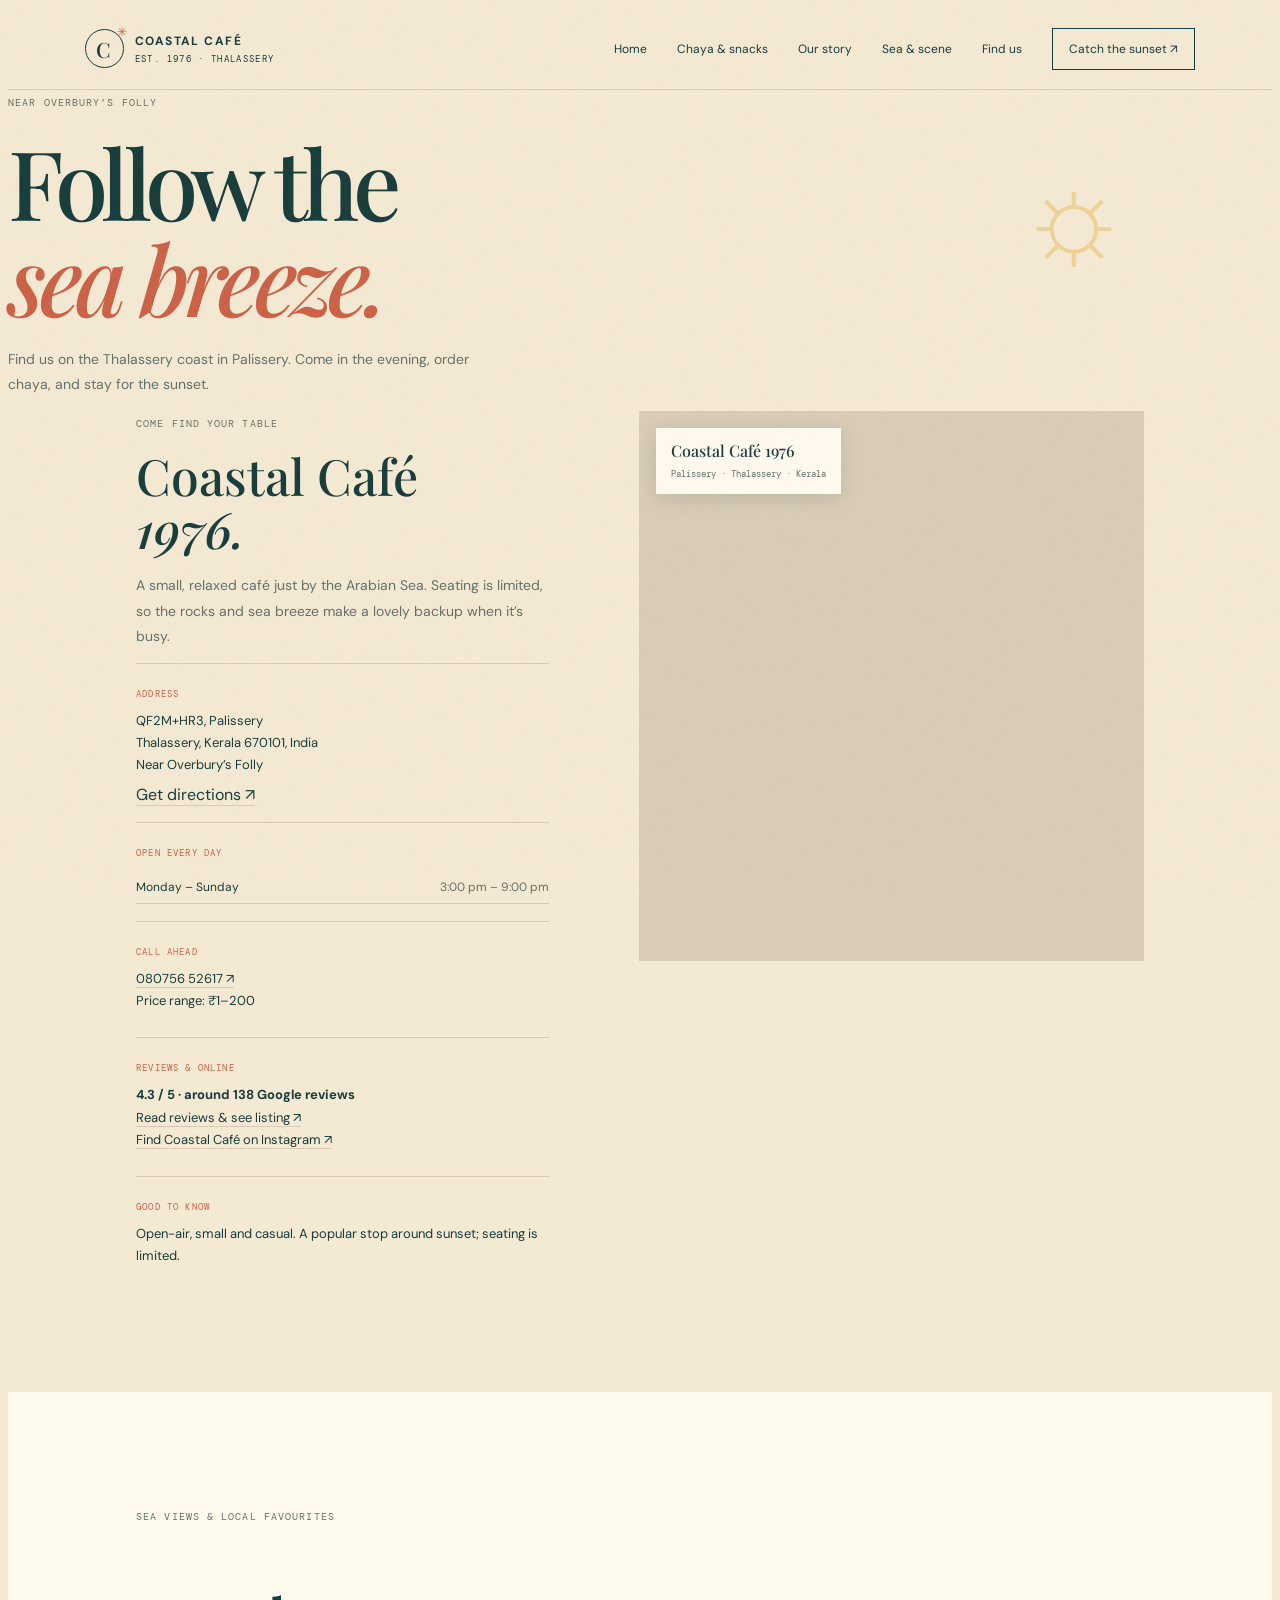
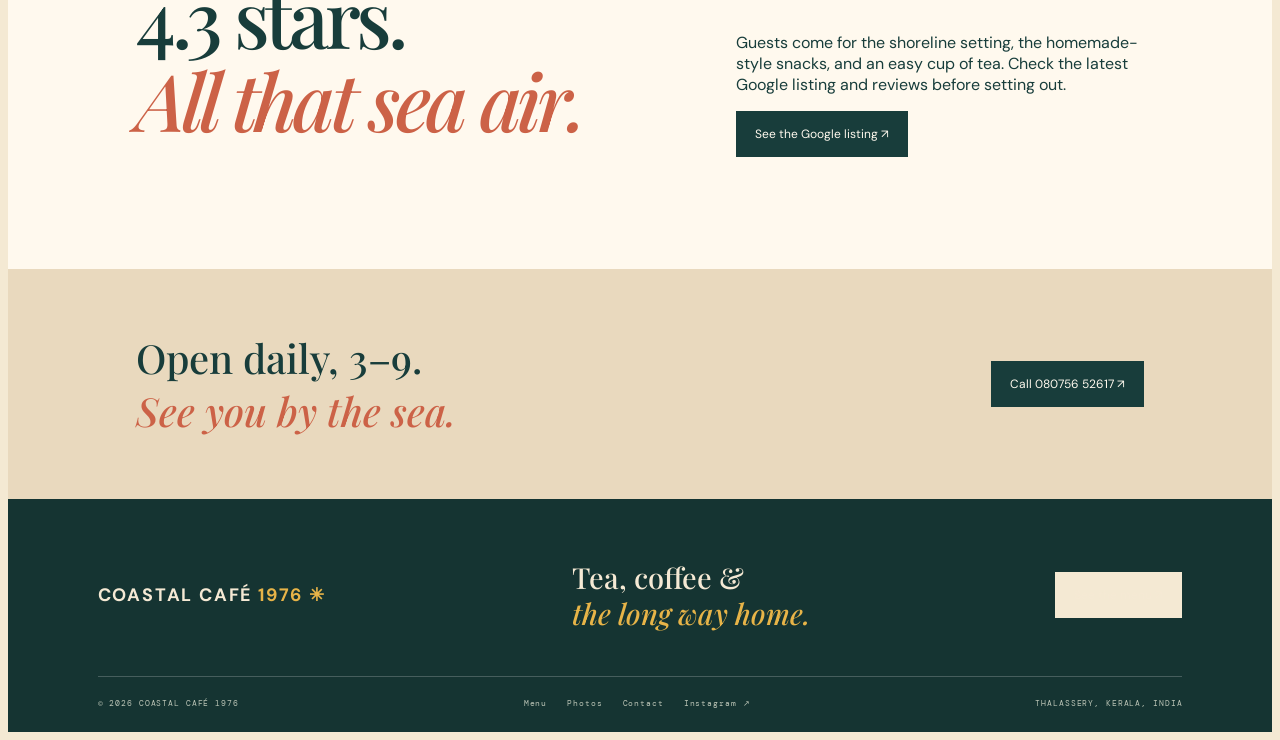
<file: visit.html>
﻿<!doctype html><html lang="en"><head><meta charset="utf-8"><meta name="viewport" content="width=device-width,initial-scale=1"><title>Find Us — Coastal Café 1976</title><link href="https://fonts.googleapis.com/css2?family=DM+Mono&family=DM+Sans:wght@400;500;600&family=Playfair+Display:ital,wght@0,500;1,500&display=swap" rel="stylesheet"><link rel="stylesheet" href="coastal.css"><script defer src="script.js"></script></head><body class="coastal"><div class="grain"></div><header class="masthead"><a class="brand" href="index.html"><span class="brand-mark">C<span>✳</span></span><span>COASTAL CAFÉ<small>EST. 1976 · THALASSERY</small></span></a><button class="hamb" aria-label="Open navigation" aria-expanded="false">☰</button><nav><a href="index.html">Home</a><a href="menu.html">Chaya &amp; snacks</a><a href="story.html">Our story</a><a href="gallery.html">Sea &amp; scene</a><a href="visit.html">Find us</a><a class="nav-cta" href="visit.html">Catch the sunset ↗</a></nav></header><main><section class="page-hero"><small class="eyebrow">NEAR OVERBURY’S FOLLY</small><h1>Follow the<br><em>sea breeze.</em></h1><p>Find us on the Thalassery coast in Palissery. Come in the evening, order chaya, and stay for the sunset.</p></section><section class="visit-layout"><div class="visit-info"><small class="eyebrow">COME FIND YOUR TABLE</small><h2>Coastal Café<br><em>1976.</em></h2><p>A small, relaxed café just by the Arabian Sea. Seating is limited, so the rocks and sea breeze make a lovely backup when it’s busy.</p><div class="info-card"><small>ADDRESS</small><p>QF2M+HR3, Palissery<br>Thalassery, Kerala 670101, India<br>Near Overbury’s Folly</p><a href="https://www.google.com/maps/dir/?api=1&destination=QF2M%2BHR3%2C+Palissery%2C+Thalassery%2C+Kerala+670101" target="_blank" rel="noreferrer">Get directions ↗</a></div><div class="info-card"><small>OPEN EVERY DAY</small><table class="hours"><tr><td>Monday – Sunday</td><td>3:00 pm – 9:00 pm</td></tr></table></div><div class="info-card"><small>CALL AHEAD</small><p><a href="tel:+918075652617">080756 52617 ↗</a><br><span>Price range: ₹1–200</span></p></div><div class="info-card"><small>REVIEWS &amp; ONLINE</small><p><strong>4.3 / 5 · around 138 Google reviews</strong><br><a href="https://www.google.com/maps/search/?api=1&query=Coastal+Cafe+1976+Palissery+Thalassery" target="_blank" rel="noreferrer">Read reviews &amp; see listing ↗</a><br><a href="https://www.instagram.com/explore/search/keyword/?q=Coastal%20Cafe%201976%20Thalassery" target="_blank" rel="noreferrer">Find Coastal Café on Instagram ↗</a></p></div><div class="info-card"><small>GOOD TO KNOW</small><p>Open-air, small and casual. A popular stop around sunset; seating is limited.</p></div></div><div class="map-panel"><div class="map-label"><b>Coastal Café 1976</b><small>Palissery · Thalassery · Kerala</small></div><iframe title="Map to Coastal Café 1976 near Overbury’s Folly" loading="lazy" src="https://maps.google.com/maps?q=QF2M%2BHR3%2C%20Palissery%2C%20Thalassery%2C%20Kerala&t=&z=16&ie=UTF8&iwloc=&output=embed"></iframe></div></section><section class="reviews coast-section"><small class="eyebrow">SEA VIEWS &amp; LOCAL FAVOURITES</small><div class="split-heading"><h2 class="display">4.3 stars.<br><em>All that sea air.</em></h2><div><p>Guests come for the shoreline setting, the homemade-style snacks, and an easy cup of tea. Check the latest Google listing and reviews before setting out.</p><a class="button button-ink" href="https://www.google.com/maps/search/?api=1&query=Coastal+Cafe+1976+Palissery+Thalassery" target="_blank" rel="noreferrer">See the Google listing ↗</a></div></div></section><section class="visit-bottom"><h2>Open daily, 3–9.<br><em>See you by the sea.</em></h2><a class="button button-ink" href="tel:+918075652617">Call 080756 52617 ↗</a></section></main><footer class="coast-footer"><div class="footer-top"><a class="footer-brand" href="index.html">COASTAL CAFÉ <span>1976 ✳</span></a><p>Tea, coffee &amp;<br><em>the long way home.</em></p><a class="button button-light" href="menu.html">See the menu ↗</a></div><div class="footer-bottom"><span>© 2026 COASTAL CAFÉ 1976</span><div><a href="menu.html">Menu</a><a href="gallery.html">Photos</a><a href="visit.html">Contact</a><a href="https://www.instagram.com/explore/search/keyword/?q=Coastal%20Cafe%201976%20Thalassery">Instagram ↗</a></div><span>THALASSERY, KERALA, INDIA</span></div></footer></body></html>
</file>
<file: coastal.css>
﻿.coastal{--sand:#f4e9d3;--paper:#fff9ee;--ink:#183d3b;--muted:#63716b;--rust:#cc6247;--coral:#e17b57;--sea:#276964;--sun:#e7b448;--line:#d9cbb3;--serif:'Playfair Display',Georgia,serif;--sans:'DM Sans',Arial,sans-serif;--mono:'DM Mono',monospace;background:var(--sand);color:var(--ink);font-family:var(--sans)}.coastal *{box-sizing:border-box}.coastal a{color:inherit;text-decoration:none}.coastal img{display:block;width:100%;height:100%;object-fit:cover}.coastal .grain{position:fixed;inset:0;pointer-events:none;z-index:9;opacity:.09;background-image:url("data:image/svg+xml,%3Csvg viewBox='0 0 150 150' xmlns='http://www.w3.org/2000/svg'%3E%3Cfilter id='n'%3E%3CfeTurbulence type='fractalNoise' baseFrequency='.85' numOctaves='3'/%3E%3C/filter%3E%3Crect width='100%25' height='100%25' filter='url(%23n)' opacity='.28'/%3E%3C/svg%3E")}.masthead{height:82px;display:flex;justify-content:space-between;align-items:center;padding:0 6vw;border-bottom:1px solid #183d3b25;position:relative;z-index:10}.brand{display:flex;gap:11px;align-items:center;font-size:12px;font-weight:700;letter-spacing:.12em}.brand-mark{width:39px;height:39px;border:1px solid var(--ink);border-radius:50%;display:grid;place-items:center;font:500 21px var(--serif);position:relative}.brand-mark span{position:absolute;right:-6px;top:-7px;color:var(--rust);font-size:12px}.brand small{display:block;font:9px var(--mono);letter-spacing:.15em;margin-top:4px}.masthead nav{display:flex;gap:30px;align-items:center;font-size:12px}.masthead nav a:not(.nav-cta):hover,.footer-bottom a:hover{color:var(--rust)}.nav-cta{border:1px solid var(--ink);padding:12px 16px}.hamb{display:none}.coast-hero{padding:68px 9vw 58px;min-height:680px;display:grid;grid-template-columns:1fr .95fr;gap:6vw;align-items:center;position:relative;overflow:hidden}.hero-copy{position:relative;z-index:1}.eyebrow,.coast-features article>span,.photo-caption,.food-img>span,.quote-foot,.footer-bottom,.side-label,.sunset-note,.hero-script{font-family:var(--mono);letter-spacing:.11em}.eyebrow{font-size:10px;color:var(--muted)}.sun-dot{display:inline-block;width:7px;height:7px;border-radius:50%;background:var(--coral);margin-right:8px;box-shadow:0 0 0 4px #cc62471f}.hero-script{font-size:10px;color:var(--rust);margin:40px 0 12px}.coast-hero h1{font:500 clamp(56px,7.2vw,105px)/.98 var(--serif);letter-spacing:-.06em;margin:0}.coastal h1 em,.coastal .display em,.coastal blockquote em,.coast-footer em{color:var(--rust);font-weight:500}.lead{font-size:15px;line-height:1.8;color:#5f6b64;max-width:415px;margin:23px 0 0}.hero-buttons{display:flex;align-items:center;gap:20px;margin-top:30px}.button{display:inline-block;padding:15px 19px;font-size:12px;transition:transform .25s,background .25s,color .25s}.button:hover{transform:translateY(-3px)}.button-ink{background:var(--ink);color:var(--paper)!important}.button-ink:hover{background:var(--rust)}.text-link,.arrow-link{font-size:12px;border-bottom:1px solid var(--line);padding-bottom:7px}.sunset-note{margin-top:55px;display:flex;gap:12px;align-items:center;color:var(--muted);font-size:9px}.sunset-note b{font:500 25px var(--serif);color:var(--rust)}.hero-image-wrap{height:530px;position:relative;max-width:530px;margin-left:auto}.hero-image-wrap img{object-position:center 53%;animation:coast-reveal 1.1s both}.round-stamp{position:absolute;right:-19px;bottom:35px;width:110px;height:110px;border-radius:50%;background:var(--coral);color:#fff9ee;display:grid;place-content:center;text-align:center;font:10px/1.5 var(--mono);letter-spacing:.09em;transform:rotate(8deg);box-shadow:0 8px 30px #3a392733}.photo-caption{font-size:9px;color:var(--paper)}.hero-image-wrap .photo-caption{position:absolute;bottom:14px;left:15px}.side-label{position:absolute;right:2.5vw;top:43%;writing-mode:vertical-rl;font-size:9px;color:var(--muted)}.wave-divider{overflow:hidden;background:var(--sea);color:#fff4df;padding:15px 0}.ticker{white-space:nowrap;font:10px var(--mono);letter-spacing:.12em;animation:coast-marquee 28s linear infinite}.coast-section{padding:112px 10vw}.split-heading{display:grid;grid-template-columns:1.1fr .9fr;gap:10%;align-items:end;margin-top:36px}.display{font:500 clamp(48px,6.2vw,79px)/1.05 var(--serif);letter-spacing:-.055em;margin:15px 0}.section-copy p{font-size:14px;line-height:1.85;color:var(--muted);max-width:410px}.arrow-link{display:inline-block;margin-top:15px}.coast-features{display:grid;grid-template-columns:repeat(3,1fr);margin-top:73px;border-top:1px solid var(--line);border-bottom:1px solid var(--line)}.coast-features article{padding:26px 26px 28px 0}.coast-features article+article{border-left:1px solid var(--line);padding-left:26px}.coast-features article>span{font-size:9px;color:var(--rust)}.coast-features h3{font:500 25px/1.25 var(--serif);margin:18px 0 8px}.coast-features p{font-size:12px;color:var(--muted);line-height:1.7;max-width:235px}.feature-split{padding:85px 10vw;background:var(--ink);color:var(--sand);display:grid;grid-template-columns:1.05fr .95fr;gap:10%;align-items:center}.feature-photo{height:480px;position:relative}.feature-photo img{filter:saturate(.8)}.feature-photo .photo-caption{position:absolute;left:15px;bottom:15px}.feature-copy{position:relative}.feature-copy .eyebrow{color:#b7bdae}.feature-copy .display em{color:var(--sun)}.feature-copy>p:not(.eyebrow){font-size:14px;color:#d5d3c7;line-height:1.85;max-width:390px;margin:22px 0}.button-outline{border:1px solid #d5d3c7;color:var(--sand)}.button-outline:hover{background:var(--sand);color:var(--ink)}.hand-note{position:absolute;right:5%;bottom:-69px;font:italic 21px var(--serif);color:var(--sun);transform:rotate(-9deg)}.favourites{padding-top:115px;padding-bottom:120px}.section-title{display:flex;align-items:end;justify-content:space-between;margin-bottom:40px}.section-title .eyebrow{margin-bottom:13px}.food-cards{display:grid;grid-template-columns:repeat(3,1fr);gap:23px}.food-card{overflow:hidden}.food-img{height:360px;position:relative;overflow:hidden}.food-img img{transition:transform .7s}.food-card:hover .food-img img{transform:scale(1.045)}.food-img>span{position:absolute;top:13px;left:13px;padding:8px 10px;background:var(--paper);font-size:8px;color:var(--rust)}.food-card h3{font:500 20px var(--serif);margin:17px 0 5px}.food-card p{font-size:12px;line-height:1.65;color:var(--muted)}.coast-quote{background:#e9d9be;text-align:center;padding:76px 10vw}.quote-sun{color:var(--rust);font-size:47px}.coast-quote blockquote{font:500 clamp(45px,6.5vw,80px)/1.05 var(--serif);letter-spacing:-.05em;margin:10px 0 45px}.quote-foot{display:flex;justify-content:space-between;font-size:9px;color:var(--muted)}.last-call{display:grid;grid-template-columns:.85fr 1.15fr;align-items:center;gap:10%}.last-copy p{font-size:14px;line-height:1.85;color:var(--muted);max-width:370px}.last-image{height:420px;position:relative}.last-image .photo-caption{position:absolute;left:14px;bottom:14px}.coast-footer{background:#153432;color:#f5e9d4;padding:60px 7vw 24px}.footer-top{display:flex;justify-content:space-between;align-items:center;padding-bottom:45px;border-bottom:1px solid #ffffff35}.footer-brand{font-size:18px;font-weight:700;letter-spacing:.1em}.footer-brand span{color:var(--sun)}.footer-top>p{font:500 29px/1.25 var(--serif);margin:0}.footer-top>p em{color:var(--sun)}.button-light{background:var(--sand);color:var(--ink)}.button-light:hover{background:var(--sun)}.footer-bottom{display:flex;justify-content:space-between;align-items:center;padding-top:21px;font-size:8px;color:#bbc4b6}.footer-bottom div{display:flex;gap:20px}.reveal{opacity:0;transform:translateY(22px);transition:opacity .8s ease,transform .8s cubic-bezier(.2,.7,.2,1)}.reveal.visible{opacity:1;transform:translateY(0)}
+.coastal .page-hero{padding:80px 10vw 62px;min-height:340px;position:relative;overflow:hidden}.coastal .page-hero h1{font:500 clamp(56px,7.5vw,96px)/1 var(--serif);letter-spacing:-.06em;margin:22px 0}.coastal .page-hero h1 em{color:var(--rust)}.coastal .page-hero>p{max-width:500px;font-size:14px;line-height:1.8;color:var(--muted)}.coastal .page-hero:after{content:'☼';position:absolute;right:11vw;top:44px;font-size:125px;color:#e7b44870;animation:coast-spin 38s linear infinite}.menu-intro,.story-split,.story-banner{padding:24px 10vw 80px;display:grid;grid-template-columns:1fr 1fr;gap:10%;align-items:center}.menu-intro img,.story-split img,.story-banner img{height:440px}.menu-intro h2,.story-split h2{font-size:54px}.menu-intro p,.story-split p,.story-banner p{font-size:14px;line-height:1.85;color:var(--muted)}.menu-category{padding:52px 10vw;border-top:1px solid var(--line)}.menu-category>small{font:9px var(--mono);letter-spacing:.13em;color:var(--rust)}.menu-category h2{font:500 40px var(--serif);margin:13px 0 28px}.menu-list{display:grid;grid-template-columns:1fr 1fr;column-gap:8%}.menu-item{padding:20px 0;border-top:1px solid var(--line)}.menu-item>div{display:flex;justify-content:space-between;gap:14px;align-items:baseline}.menu-item h3{font:500 19px var(--serif);margin:0}.menu-item b{font:10px var(--mono);color:var(--rust);white-space:nowrap}.menu-item p{font-size:12px;line-height:1.6;color:var(--muted);margin:8px 0 0}.menu-note{padding:34px 10vw;background:#e9d9be;display:flex;align-items:center;justify-content:space-between}.menu-note strong{font:italic 23px var(--serif)}.menu-note span{font:9px var(--mono);color:var(--muted)}.story-split{padding-top:0}.story-values{background:var(--sea);color:var(--sand);padding:78px 10vw}.story-values>small{font:9px var(--mono);color:#d6c794;letter-spacing:.13em}.story-values h2{font:500 49px var(--serif);margin:15px 0 40px}.value-grid{display:grid;grid-template-columns:repeat(3,1fr);gap:30px}.value-grid article{border-top:1px solid #94b5a6;padding-top:17px}.value-grid small{font:9px var(--mono);color:var(--sun)}.value-grid h3{font:500 24px var(--serif)}.value-grid p{font-size:13px;line-height:1.7;color:#e0e3d5}.story-banner{padding-top:72px}.story-banner h2{font:500 48px/1.1 var(--serif)}.gallery-grid{padding:0 8vw 95px;display:grid;grid-template-columns:1.05fr .95fr 1fr;grid-template-rows:290px 230px 300px;gap:13px}.gallery-grid figure{margin:0;position:relative;overflow:hidden}.gallery-grid figure:nth-child(1){grid-row:span 2}.gallery-grid figure:nth-child(4){grid-column:2;grid-row:span 2}.gallery-grid figure:nth-child(6){grid-column:3}.gallery-grid img{transition:transform .65s}.gallery-grid figure:hover img{transform:scale(1.045)}.gallery-grid figcaption{position:absolute;bottom:0;left:0;right:0;padding:30px 13px 12px;color:white;background:linear-gradient(transparent,#102b28b8);font:9px var(--mono);letter-spacing:.1em}.gallery-note{margin:0 8vw 75px;padding:24px 0;border-top:1px solid var(--line);display:flex;justify-content:space-between;font:9px var(--mono);color:var(--muted)}.visit-layout{padding:0 10vw 100px;display:grid;grid-template-columns:.9fr 1.1fr;gap:9%}.visit-info h2{font:500 50px/1.05 var(--serif);margin:18px 0}.visit-info>p{font-size:14px;line-height:1.8;color:var(--muted)}.info-card{border-top:1px solid var(--line);padding:17px 0}.info-card>small{font:9px var(--mono);letter-spacing:.13em;color:var(--rust)}.info-card p{font-size:13px;line-height:1.7;margin:8px 0}.info-card a{border-bottom:1px solid var(--line)}.hours{width:100%;border-collapse:collapse;margin-top:10px;font-size:12px}.hours td{padding:8px 0;border-bottom:1px solid var(--line)}.hours td:last-child{text-align:right;color:var(--muted)}.map-panel{height:550px;position:relative;background:#d9cdb7}.map-panel iframe{position:absolute;inset:0;width:100%;height:100%;border:0;filter:saturate(.78) sepia(.12)}.map-label{position:absolute;left:17px;top:17px;background:var(--paper);padding:12px 15px;z-index:1;box-shadow:0 4px 18px #193d3b26}.map-label b{display:block;font:500 16px var(--serif)}.map-label small{font:9px var(--mono);color:var(--muted)}.visit-bottom{padding:62px 10vw;background:#e9d9be;display:flex;align-items:center;justify-content:space-between}.visit-bottom h2{font:500 40px var(--serif);margin:0}.visit-bottom h2 em{color:var(--rust)}.reviews{background:var(--paper)}.coastal .reviews .split{margin-top:25px}.coastal .reviews .split>div p{font-size:14px;line-height:1.8;color:var(--muted)}
+@keyframes coast-marquee{to{transform:translateX(-50%)}}@keyframes coast-spin{to{transform:rotate(360deg)}}@keyframes coast-reveal{from{transform:scale(1.08);filter:brightness(.78)}to{transform:scale(1);filter:brightness(1)}}@media(max-width:780px){.masthead{height:70px;padding:0 6vw}.hamb{display:block;border:0;background:transparent;color:var(--ink);font-size:20px}.masthead nav{display:none;position:absolute;top:69px;left:0;right:0;padding:23px 7vw 27px;background:var(--sand);flex-direction:column;align-items:stretch;gap:21px}.masthead nav.open{display:flex}.nav-cta{text-align:center}.coast-hero{grid-template-columns:1fr;padding:52px 7vw 45px;gap:33px}.coast-hero h1{font-size:clamp(58px,13vw,90px)}.hero-script{margin-top:27px}.hero-image-wrap{height:110vw;max-height:540px;width:100%;margin:0}.side-label{display:none}.sunset-note{margin-top:34px}.coast-section{padding:76px 7vw}.split-heading{grid-template-columns:1fr;gap:14px;margin-top:27px}.display{font-size:clamp(48px,11vw,68px)}.coast-features{grid-template-columns:1fr;margin-top:43px}.coast-features article{padding:21px 0}.coast-features article+article{border-left:0;border-top:1px solid var(--line);padding-left:0}.feature-split{grid-template-columns:1fr;padding:61px 7vw;gap:33px}.feature-photo{height:95vw;max-height:440px}.feature-copy .display{font-size:55px}.hand-note{bottom:-55px}.section-title{align-items:flex-start;flex-direction:column;gap:10px}.food-cards{grid-template-columns:1fr;gap:31px}.food-img{height:105vw;max-height:470px}.coast-quote{padding:65px 7vw}.quote-foot{gap:18px;line-height:1.6}.last-call{grid-template-columns:1fr;gap:28px}.last-image{height:84vw;max-height:430px}.footer-top,.footer-bottom{align-items:flex-start;flex-direction:column;gap:18px}.footer-top{padding-bottom:30px}.coastal .page-hero{padding:57px 7vw 47px;min-height:295px}.coastal .page-hero:after{font-size:70px;right:7vw;top:39px}.menu-intro,.story-split,.story-banner{grid-template-columns:1fr;padding:4px 7vw 57px;gap:24px}.menu-intro img,.story-split img,.story-banner img{height:95vw;max-height:440px}.menu-intro h2,.story-split h2{font-size:49px}.menu-category{padding:42px 7vw}.menu-category h2{font-size:33px}.menu-list{grid-template-columns:1fr}.menu-note{padding:26px 7vw;align-items:flex-start;flex-direction:column;gap:12px}.story-values{padding:59px 7vw}.story-values h2{font-size:42px}.value-grid{grid-template-columns:1fr;gap:17px}.story-banner{padding-top:60px;padding-bottom:65px}.story-banner h2{font-size:42px}.gallery-grid{padding:0 5vw 60px;grid-template-columns:1fr 1fr;grid-template-rows:235px 225px 270px 220px;gap:8px}.gallery-grid figure:nth-child(1),.gallery-grid figure:nth-child(4){grid-row:auto;grid-column:auto}.gallery-grid figure:last-child{grid-column:span 2}.gallery-note{margin:0 5vw 55px;flex-direction:column;gap:13px}.visit-layout{grid-template-columns:1fr;padding:0 7vw 65px;gap:29px}.visit-info h2{font-size:46px}.map-panel{height:390px}.visit-bottom{padding:43px 7vw;align-items:flex-start;flex-direction:column;gap:14px}.visit-bottom h2{font-size:35px}}@media(prefers-reduced-motion:reduce){.coastal *, .coastal *:before,.coastal *:after{scroll-behavior:auto!important;animation-duration:.01ms!important;transition-duration:.01ms!important}.reveal{opacity:1;transform:none}}
</file>
